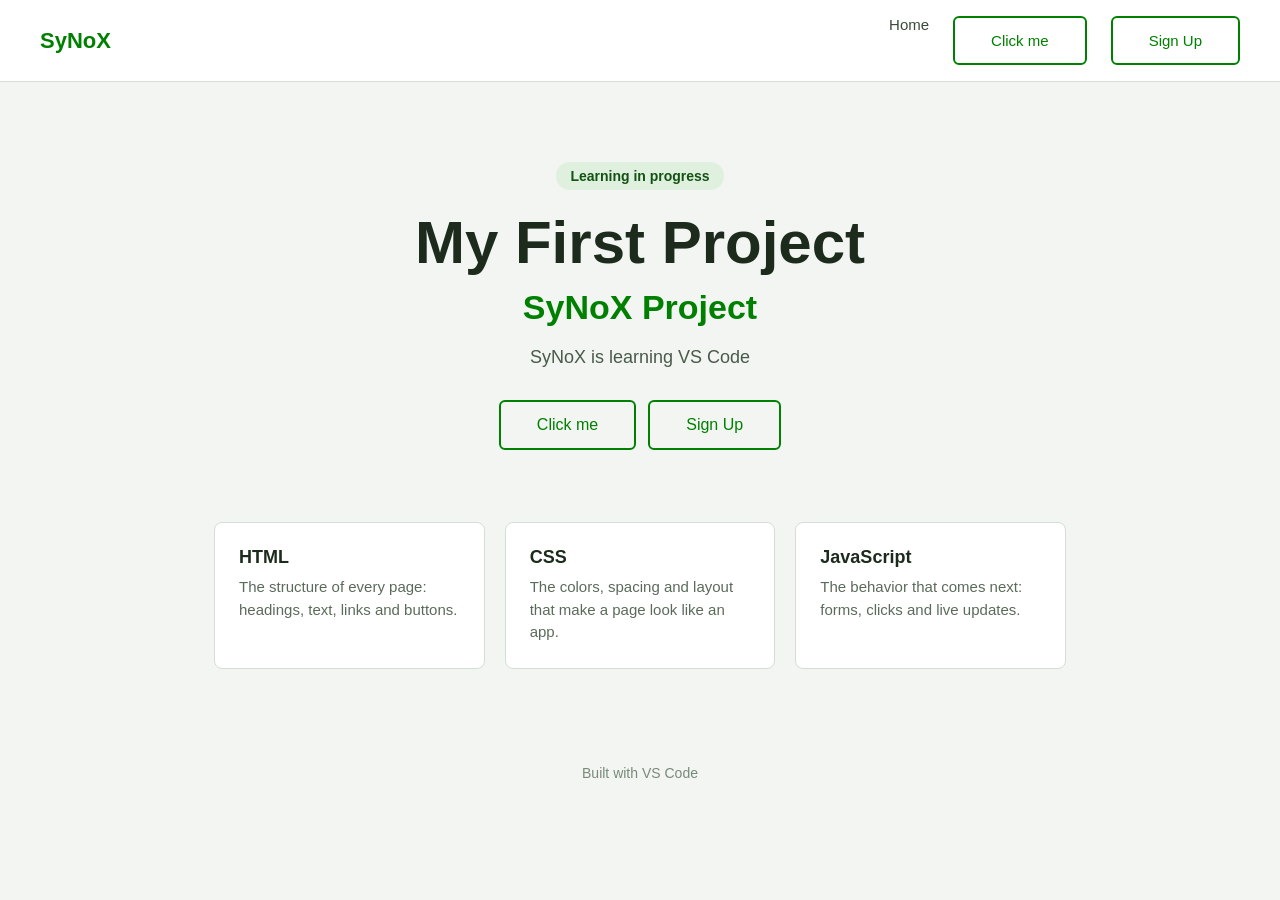
<file: index.html>
<!DOCTYPE html>
<html lang="en">
<head>
  <meta charset="UTF-8">
  <meta name="viewport" content="width=device-width, initial-scale=1">
  <title>Synox Project</title>
  <style>
    * { box-sizing: border-box; margin: 0; padding: 0; }

    body {
      font-family: "Segoe UI", Arial, sans-serif;
      background: #f2f5f2;
      color: #1c2b1c;
      min-height: 100vh;
    }

    /* Top navigation bar */
    .navbar {
      display: flex;
      align-items: center;
      justify-content: space-between;
      padding: 16px 40px;
      background: #fff;
      border-bottom: 1px solid #d5ded5;
    }
    .logo { font-size: 22px; font-weight: 700; color: green; }
    .nav-links { display: flex; gap: 24px; }
    .nav-links a { color: #3a4a3a; text-decoration: none; font-size: 15px; }
    .nav-links a:hover { color: green; }

    /* Hero section: your three lines of text */
    .hero {
      max-width: 760px;
      margin: 80px auto 0;
      padding: 0 24px;
      text-align: center;
    }
    .hero .tag {
      display: inline-block;
      padding: 6px 14px;
      background: #dff0df;
      color: #145214;
      border-radius: 999px;
      font-size: 14px;
      font-weight: 600;
      margin-bottom: 20px;
    }
    .hero h1 {
      font-size: clamp(36px, 7vw, 60px);
      line-height: 1.1;
      margin-bottom: 12px;
    }
    .hero h2 {
      font-size: clamp(24px, 4vw, 34px);
      color: green;
      margin-bottom: 20px;
    }
    .hero p { font-size: 18px; color: #4a5a4a; margin-bottom: 32px; }

    .buttons { display: flex; gap: 12px; justify-content: center; flex-wrap: wrap; }
    .btn {
      padding: 14px 36px;
      border-radius: 6px;
      font-size: 16px;
      text-decoration: none;
      border: 2px solid green;
    }
    .btn.primary { background: green; color: #fff; }
    .btn.primary:hover { background: #006400; }
    .btn.outline { color: green; background: transparent; }
    .btn.outline:hover { background: #e6f4e6; }

    /* Feature cards */
    .cards {
      display: grid;
      grid-template-columns: repeat(auto-fit, minmax(220px, 1fr));
      gap: 20px;
      max-width: 900px;
      margin: 72px auto;
      padding: 0 24px;
    }
    .card {
      background: #fff;
      border: 1px solid #d5ded5;
      border-radius: 8px;
      padding: 24px;
    }
    .card h3 { margin-bottom: 8px; font-size: 18px; }
    .card p { font-size: 15px; color: #5b6b5b; line-height: 1.5; }

    footer { text-align: center; padding: 24px; color: #7a8a7a; font-size: 14px; }
  </style>
</head>
<body>

  <nav class="navbar">
    <div class="logo">SyNoX</div>
    <div class="nav-links">
      <a href="index.html">Home</a>
      <a href="file:///c%3A/Users/user/Downloads/signup.html" class="btn outline">Click me</a>
      <a href="file:///c%3A/Users/user/Downloads/signup.html" class="btn outline">Sign Up</a>
    </div>
  </nav>

  <header class="hero">
    <span class="tag">Learning in progress</span>
    <h1>My First Project</h1>
    <h2>SyNoX Project</h2>
    <p>SyNoX is learning VS Code</p>
    <div class="buttons">
      <a href="file:///c%3A/Users/user/Downloads/signup.html" class="btn outline" class="btn primary">Click me</a>
      <a href="file:///c%3A/Users/user/Downloads/signup.html" class="btn outline">Sign Up</a>
    </div>
  </header>

  <section class="cards">
    <div class="card">
      <h3>HTML</h3>
      <p>The structure of every page: headings, text, links and buttons.</p>
    </div>
    <div class="card">
      <h3>CSS</h3>
      <p>The colors, spacing and layout that make a page look like an app.</p>
    </div>
    <div class="card">
      <h3>JavaScript</h3>
      <p>The behavior that comes next: forms, clicks and live updates.</p>
    </div>
  </section>

  <footer>Built with VS Code</footer>

</body>
</html>
</file>
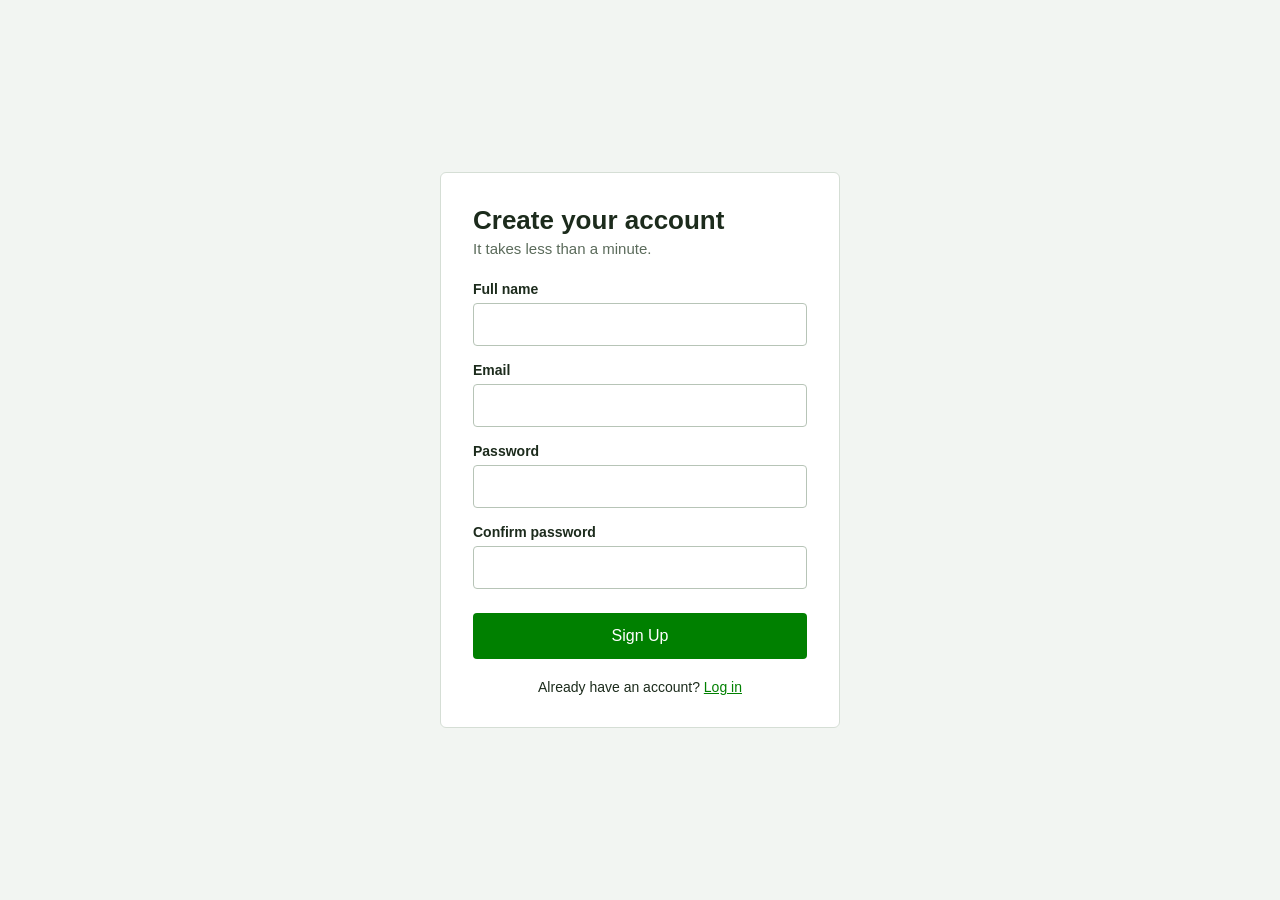
<file: signup.html>
<!DOCTYPE html>
<html lang="en">
<head>
  <meta charset="UTF-8">
  <meta name="viewport" content="width=device-width, initial-scale=1">
  <title>Sign Up</title>
  <style>
    * { box-sizing: border-box; }

    body {
      margin: 0;
      min-height: 100vh;
      display: flex;
      align-items: center;
      justify-content: center;
      background: #f2f5f2;
      font-family: Arial, Helvetica, sans-serif;
      color: #1c2b1c;
    }

    .card {
      width: 100%;
      max-width: 400px;
      margin: 24px;
      padding: 32px;
      background: #fff;
      border: 1px solid #d5ded5;
      border-radius: 6px;
    }

    h1 { margin: 0 0 4px; font-size: 26px; }
    .sub { margin: 0 0 24px; color: #5b6b5b; font-size: 15px; }

    label { display: block; margin: 16px 0 6px; font-size: 14px; font-weight: bold; }

    input {
      width: 100%;
      padding: 12px;
      font-size: 15px;
      border: 1px solid #b7c4b7;
      border-radius: 4px;
    }

    input:focus {
      outline: 2px solid green;
      outline-offset: 1px;
      border-color: green;
    }

    .error { display: none; margin-top: 4px; color: #b3261e; font-size: 13px; }
    .invalid input { border-color: #b3261e; }
    .invalid .error { display: block; }

    button {
      width: 100%;
      margin-top: 24px;
      padding: 14px;
      background: green;
      color: #fff;
      font-size: 16px;
      border: none;
      border-radius: 4px;
      cursor: pointer;
    }

    button:hover { background: #006400; }

    .login { margin: 20px 0 0; text-align: center; font-size: 14px; }
    .login a { color: green; }

    #success { display: none; margin-top: 16px; padding: 12px; background: #e6f4e6; color: #145214; border-radius: 4px; font-size: 14px; }
  </style>
</head>
<body>
  <main class="card">
    <h1>Create your account</h1>
    <p class="sub">It takes less than a minute.</p>

    <form id="signupForm" novalidate>
      <div class="field">
        <label for="name">Full name</label>
        <input type="text" id="name" name="name" autocomplete="name" required>
        <div class="error">Enter your full name.</div>
      </div>

      <div class="field">
        <label for="email">Email</label>
        <input type="email" id="email" name="email" autocomplete="email" required>
        <div class="error">Enter a valid email address.</div>
      </div>

      <div class="field">
        <label for="password">Password</label>
        <input type="password" id="password" name="password" autocomplete="new-password" required>
        <div class="error">Use at least 8 characters.</div>
      </div>

      <div class="field">
        <label for="confirm">Confirm password</label>
        <input type="password" id="confirm" name="confirm" autocomplete="new-password" required>
        <div class="error">Passwords do not match.</div>
      </div>

      <button type="submit">Sign Up</button>
      <div id="success">Account created. Welcome!</div>
    </form>

    <p class="login">Already have an account? <a href="login.html">Log in</a></p>
  </main>

  <script>
    const form = document.getElementById("signupForm");

    function check(id, isValid) {
      const field = document.getElementById(id).closest(".field");
      field.classList.toggle("invalid", !isValid);
      return isValid;
    }

    form.addEventListener("submit", function (e) {
      e.preventDefault();

      const name = document.getElementById("name").value.trim();
      const email = document.getElementById("email").value.trim();
      const password = document.getElementById("password").value;
      const confirm = document.getElementById("confirm").value;

      const ok = [
        check("name", name.length > 0),
        check("email", /^[^\s@]+@[^\s@]+\.[^\s@]+$/.test(email)),
        check("password", password.length >= 8),
        check("confirm", confirm === password && confirm.length > 0)
      ].every(Boolean);

      if (ok) {
        document.getElementById("success").style.display = "block";
        form.reset();
        // To send the data to a server, or go to another page, add here:
        // window.location.href = "welcome.html";
      }
    });
  </script>
</body>
</html>
</file>
